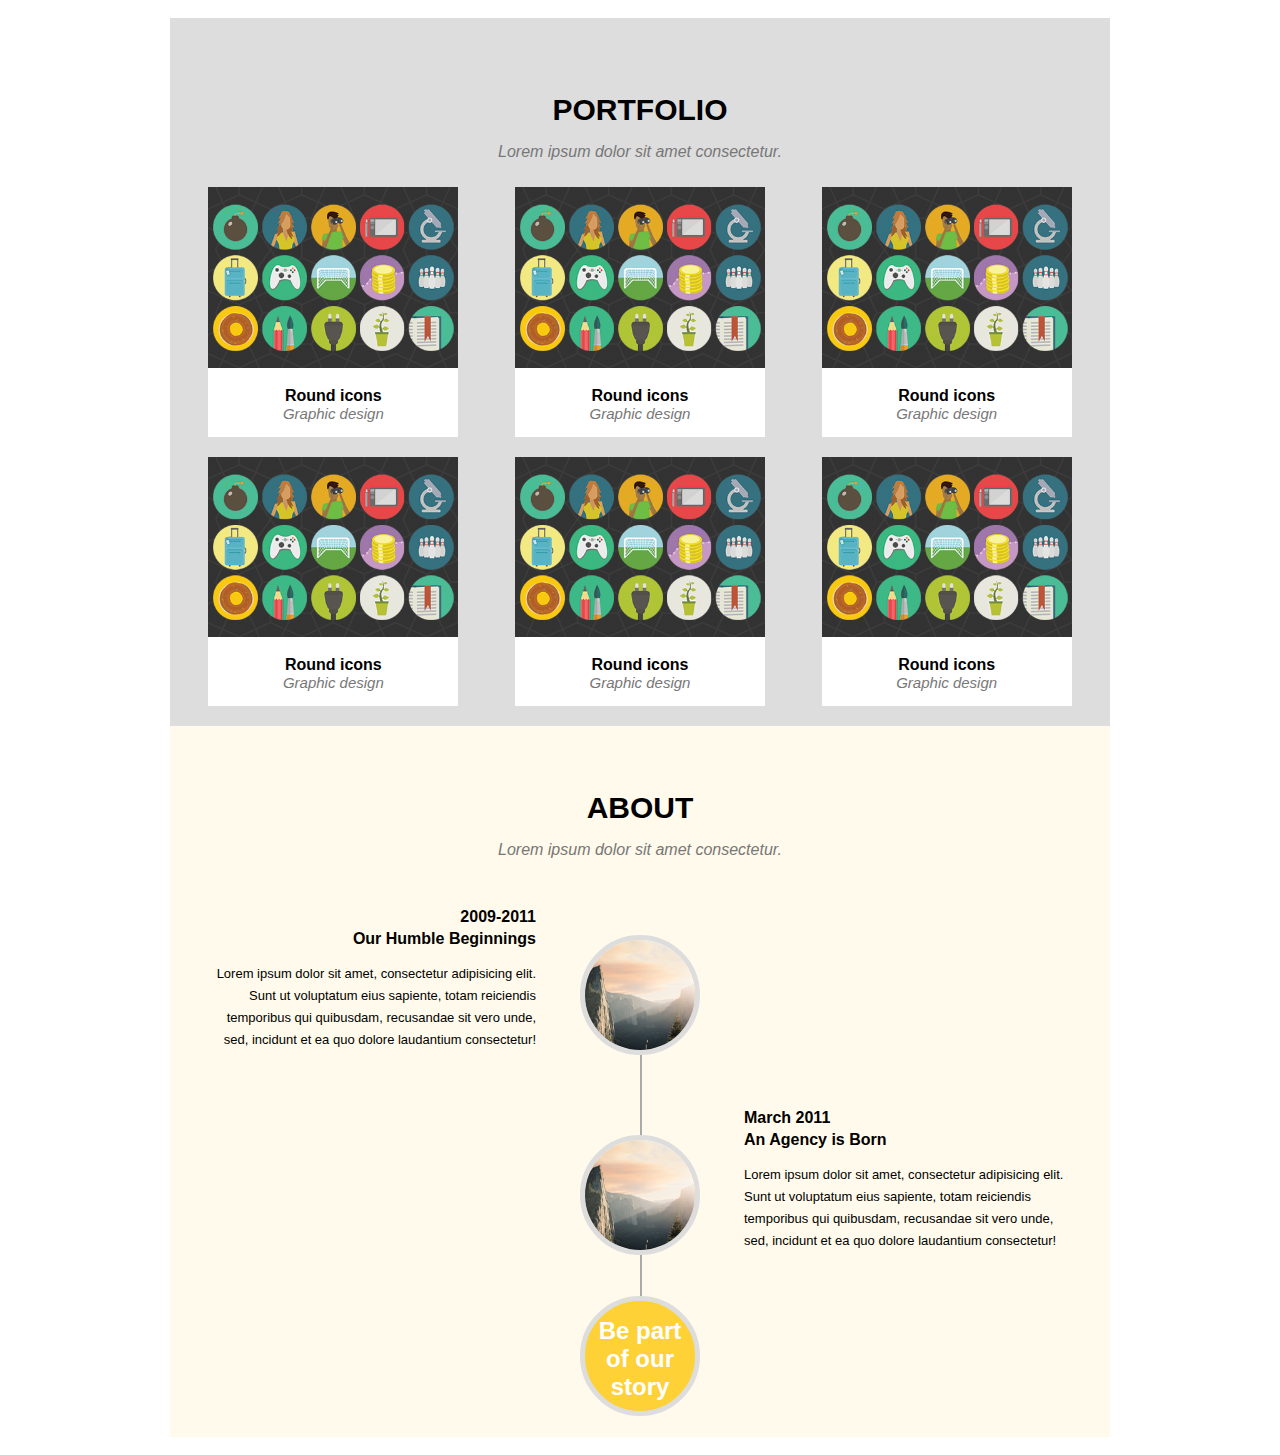
<file: web-basics/2017-07-14-exam-preparation/index.html>
<!DOCTYPE html>
<html lang="en">
<head>
  <meta charset="UTF-8" />
  <title>Studio</title>
  <link rel="stylesheet" href="style.css" />
</head>
<body>
  <div id="wrapper">
    <header>

    </header>
    <main>
      <section id="portfolio">
        <header>
          <h2>Portfolio</h2>
          <p>Lorem ipsum dolor sit amet consectetur.</p>
        </header>
        <div class="container">
          <div class="portfolio-item">
            <div class="portfolio-image">
              <img src="img/roundicons.png" alt="" />
              <div class="overlay">+</div>
            </div>
            <div class="description">
              <h4>Round icons</h4>
              <p>Graphic design</p>
            </div>
          </div>
          <div class="portfolio-item">
            <div class="portfolio-image">
              <img src="img/roundicons.png" alt="" />
              <div class="overlay">+</div>
            </div>
            <div class="description">
              <h4>Round icons</h4>
              <p>Graphic design</p>
            </div>
          </div>
          <div class="portfolio-item">
            <div class="portfolio-image">
              <img src="img/roundicons.png" alt="" />
              <div class="overlay">+</div>
            </div>
            <div class="description">
              <h4>Round icons</h4>
              <p>Graphic design</p>
            </div>
          </div>
          <div class="portfolio-item">
            <div class="portfolio-image">
              <img src="img/roundicons.png" alt="" />
              <div class="overlay">+</div>
            </div>
            <div class="description">
              <h4>Round icons</h4>
              <p>Graphic design</p>
            </div>
          </div>
          <div class="portfolio-item">
            <div class="portfolio-image">
              <img src="img/roundicons.png" alt="" />
              <div class="overlay">+</div>
            </div>
            <div class="description">
              <h4>Round icons</h4>
              <p>Graphic design</p>
            </div>
          </div>
          <div class="portfolio-item">
            <div class="portfolio-image">
              <img src="img/roundicons.png" alt="" />
              <div class="overlay">+</div>
            </div>
            <div class="description">
              <h4>Round icons</h4>
              <p>Graphic design</p>
            </div>
          </div>
        </div>
      </section>
      <section id="about">
        <header>
          <h2>About</h2>
          <p>Lorem ipsum dolor sit amet consectetur.</p>
        </header>
        <div class="container">
          <div class="row">
            <div class="text-info">
              <h4>2009-2011 <br>
              Our Humble Beginnings</h4>
              <p>Lorem ipsum dolor sit amet, consectetur adipisicing elit. Sunt ut voluptatum eius sapiente, totam reiciendis temporibus qui quibusdam, recusandae sit vero unde, sed, incidunt et ea quo dolore laudantium consectetur!</p>
            </div>
            <img src="img/1_002.jpg" alt="" />
          </div>
          <hr />
          <div class="row right">
            <div class="text-info">
              <h4>March 2011 <br />
              An Agency is Born</h4>
              <p>Lorem ipsum dolor sit amet, consectetur adipisicing elit. Sunt ut voluptatum eius sapiente, totam reiciendis temporibus qui quibusdam, recusandae sit vero unde, sed, incidunt et ea quo dolore laudantium consectetur!</p>
            </div>
            <img src="img/1_002.jpg" alt="" />
          </div>

          <div class="row">
            <div class="img">
              Be part of our story
            </div>
          </div>
        </div>
      </section>
    </main>
  </div>
</body>
</html>
</file>
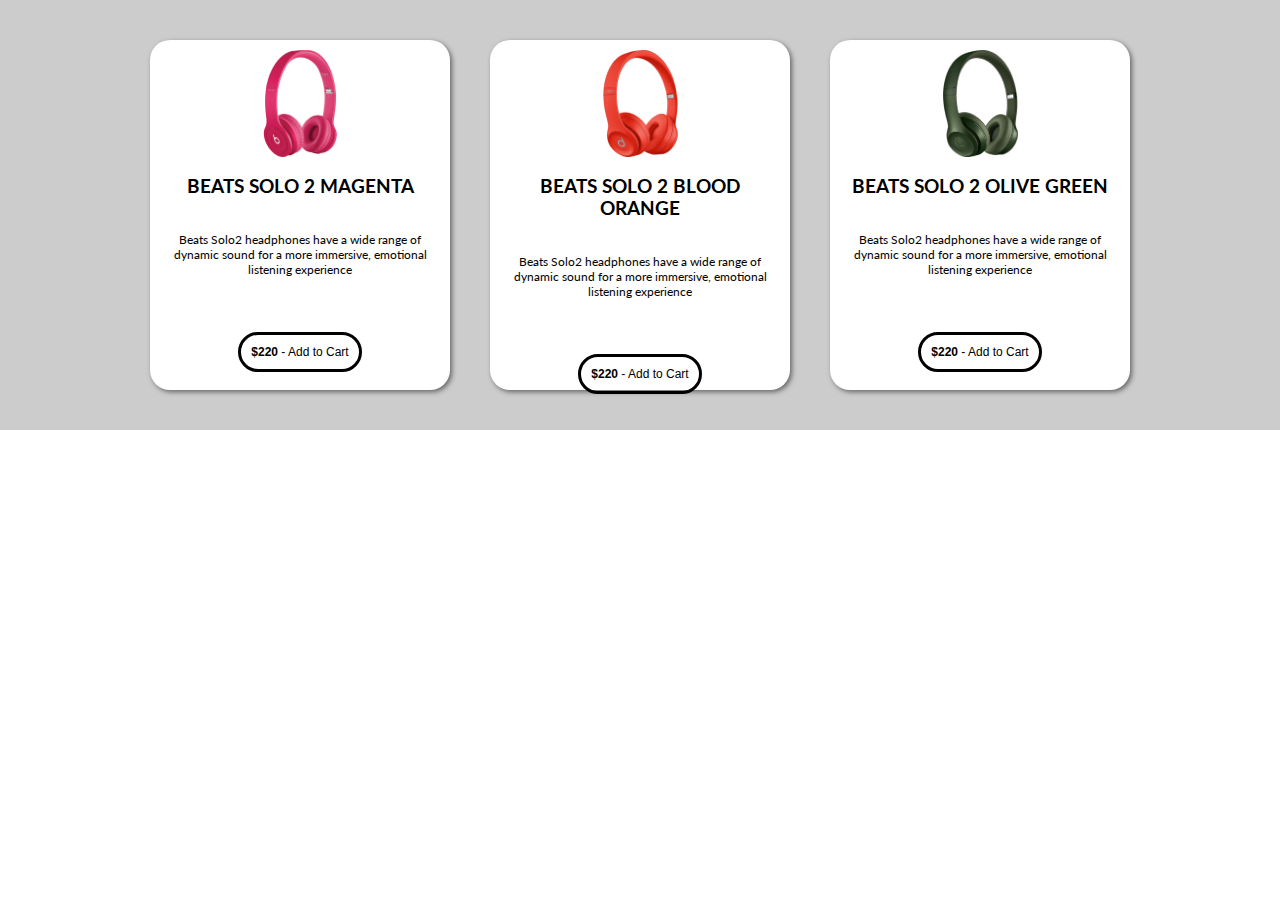
<file: web-basics/2017-07-13-exam-preparation/01_BeatsPricingPage/index.html>
<!DOCTYPE html>
<html lang="en">
<head>
  <meta charset="UTF-8">
  <title>Beats Product Page</title>
  <link rel="stylesheet" href="style.css" />
</head>
<body>
  <main>
    <div class="item">
      <img src="img/beats-pink.png" alt="" />
      <h3>beats solo 2 magenta</h3>
      <p>Beats Solo2 headphones have a wide range of dynamic sound for a more immersive, emotional listening experience</p>
      <button type="button" name="button"><span>$220</span> - Add to Cart</button>
    </div>
    <div class="item">
      <img src="img/beats-orange.png" alt="" />
      <h3>beats solo 2 blood orange</h3>
      <p>Beats Solo2 headphones have a wide range of dynamic sound for a more immersive, emotional listening experience</p>
      <button type="button" name="button"><span>$220</span> - Add to Cart</button>
    </div>
    <div class="item">
      <img src="img/beats-green.png" alt="" />
      <h3>beats solo 2 olive green</h3>
      <p>Beats Solo2 headphones have a wide range of dynamic sound for a more immersive, emotional listening experience</p>
      <button type="button" name="button"><span>$220</span> - Add to Cart</button>
    </div>
  </main>
</body>
</html>
</file>
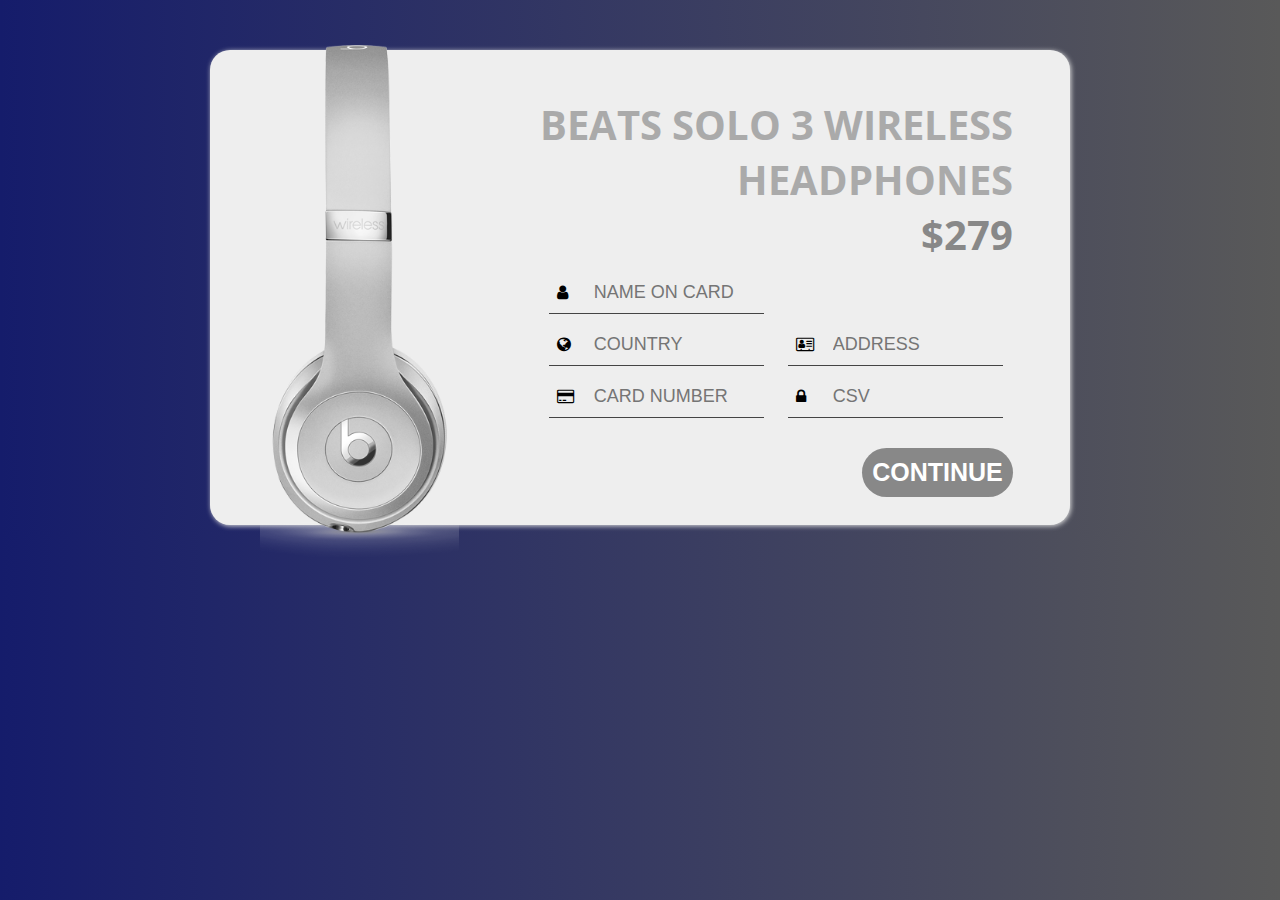
<file: web-basics/2017-07-13-exam-preparation/03_BeatsOrderForm/index.html>
<!DOCTYPE html>
<html lang="en">
<head>
  <meta charset="UTF-8">
  <title>Beats Order Form</title>
  <link rel="stylesheet" href="style.css" />
</head>
<body>
  <main>
    <img src="img/beats-img.png" alt="">
    <div class="content">
      <h1>beats solo 3 wireless headphones</h1>
      <p>$279</p>
      <form action="">
        <div class="left">
          <div class="icon-input">
            <i class="fa fa-user"></i>
            <input type="text" placeholder="name on card" />
          </div>
          <div class="icon-input">
            <i class="fa fa-globe"></i>
            <input type="text" placeholder="country" />
          </div>
          <div class="icon-input">
            <i class="fa fa-credit-card"></i>
            <input type="text" placeholder="card number" />
          </div>
        </div>
        <div class="right">
          <div class="icon-input">
            <i class="fa fa-address-card-o"></i>
            <input type="text" placeholder="address" />
          </div>
          <div class="icon-input">
            <i class="fa fa-lock"></i>
            <input type="text" placeholder="csv" />
          </div>
        </div>
        <input type="submit" name="submit" value="Continue" />
      </form>
    </div>
  </main>
</body>
</html>
</file>
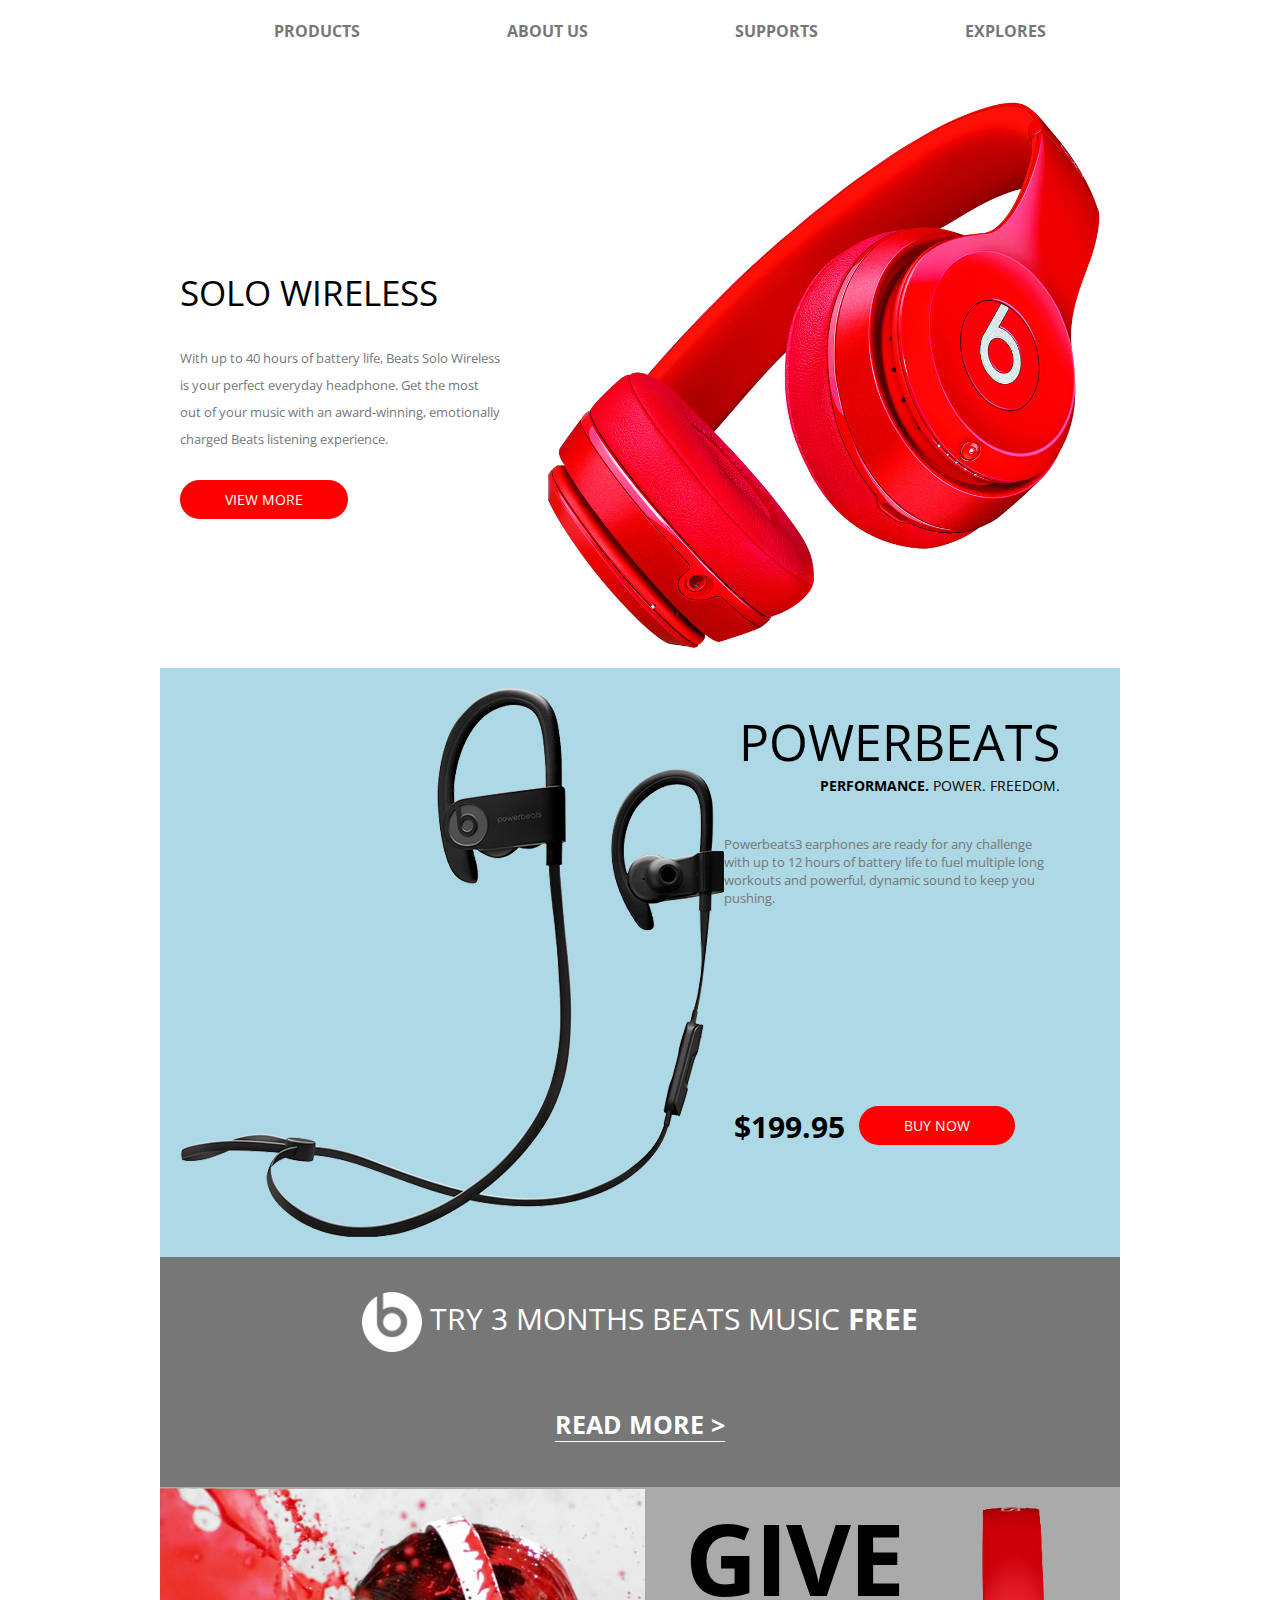
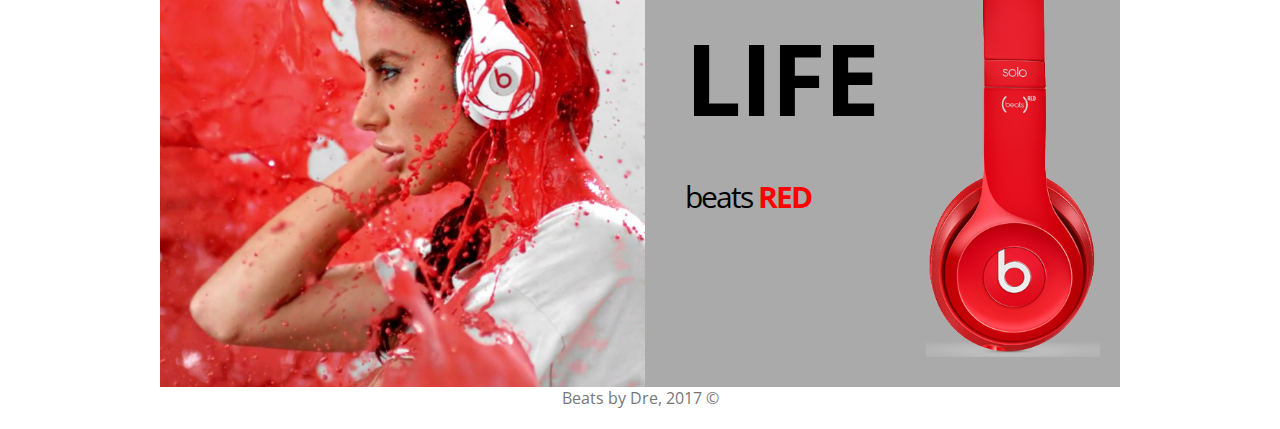
<file: web-basics/2017-07-13-exam-preparation/04_BeatsLandingPage/index.html>
<!DOCTYPE html>
<html lang="en">
<head>
  <meta charset="UTF-8">
  <title>Beats Landing Page</title>
  <link rel="stylesheet" href="style.css" />
</head>
<body>
  <div id="wrapper">
    <header>
      <nav>
        <ul>
          <li><a href="#">products</a></li>
          <li><a href="#">about us</a></li>
          <li><a href="#">supports</a></li>
          <li><a href="#">explores</a></li>
        </ul>
      </nav>
    </header>
    <main>
      <section class="solo-wireless">
        <div>
          <h2>solo wireless</h2>
          <p>With up to 40 hours of battery life, Beats Solo Wireless is
           your perfect everyday headphone. Get the most out of your music with an award-winning, emotionally charged Beats listening experience.</p>
           <a href="#" class="btn">view more</a>
        </div>
        <img src="img/beats-landing-main.jpg" alt="">
      </section>
      <section class="powerbeats">
        <img src="img/powerbeats.png" alt="" />
        <div>
          <header>
            <h2>powerbeats </h2>
            <h5><span>Performance.</span> Power. Freedom.</h5>
          </header>
          <p>Powerbeats3 earphones are ready for any challenge with
          up to 12 hours of battery life to fuel multiple long
          workouts and powerful, dynamic sound
          to keep you pushing.</p>
          <div class="price-buy">
            <span>$199.95</span>
            <a href="#" class="btn">buy now</a>
          </div>
        </div>
      </section>
      <section class="try-for-free">
        <h3>
          <img src="img/beats-logo-small-white.png" alt="">
          try 3 months beats music <span>free</span>
        </h3>
        <p>read more &gt;</p>
      </section>
      <section class="give-life">
        <img src="img/beats-girl.png" alt="">
        <div>
          <div>
            <p>give</p>
            <p>life</p>
            <p class="beats-red">beats <span>red</span></p>
          </div>
          <img src="img/beats-red.png" alt="">
        </div>
      </section>
    </main>
    <footer>
      Beats by Dre, 2017 &copy;
    </footer>
  </div>
</body>
</html>
</file>
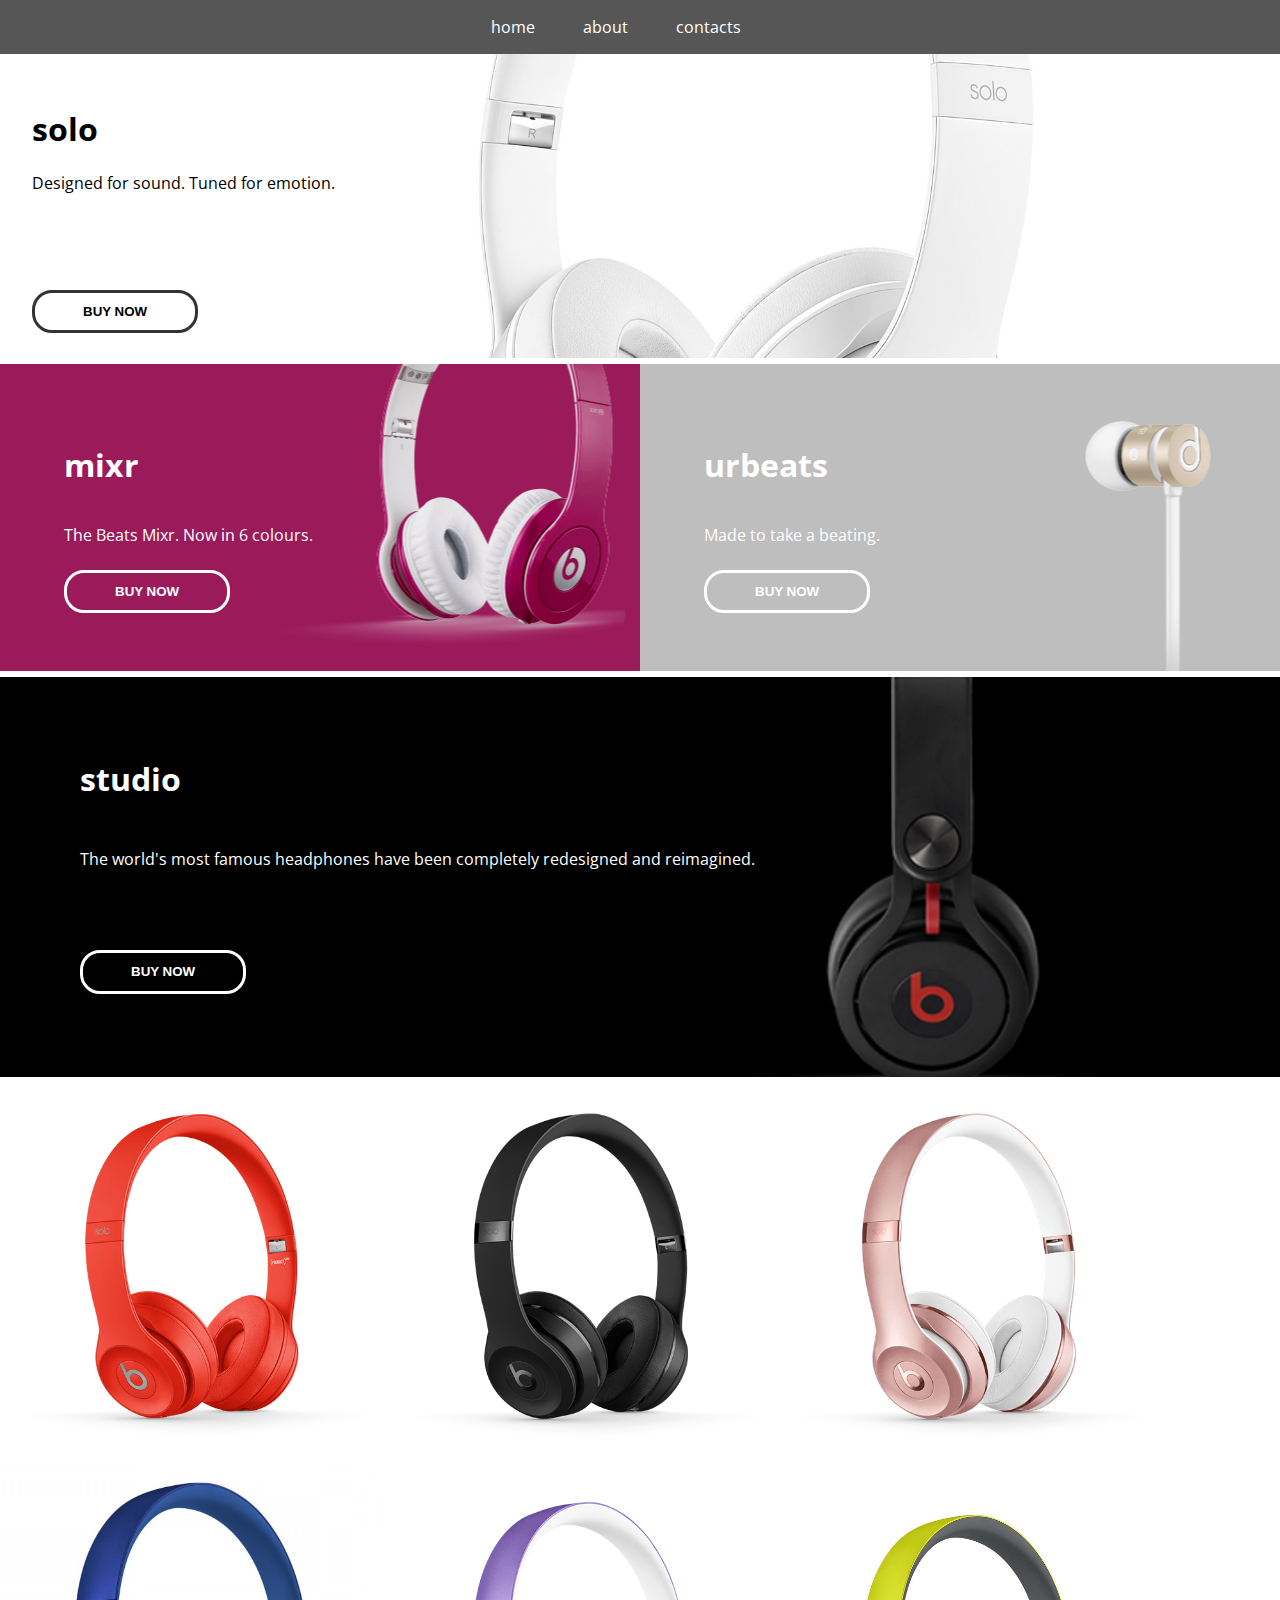
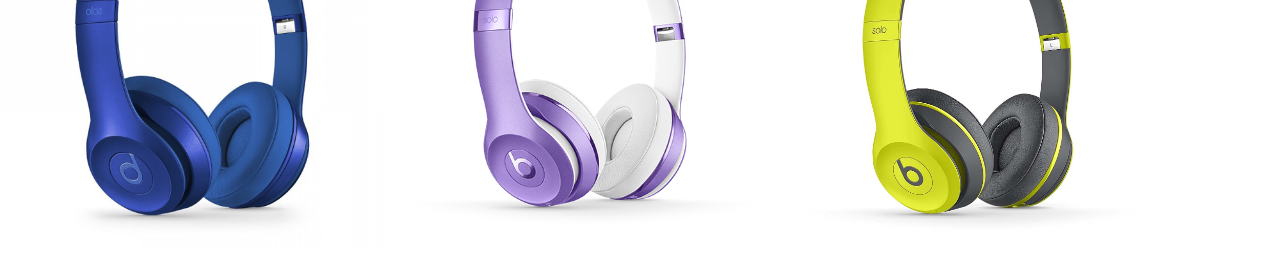
<file: web-basics/2017-07-13-exam-preparation/02_BeatsUnresponsive/beats-unresponsive.html>
<!DOCTYPE html>
<html>
<head lang="en">

    <meta charset="UTF-8">
    <meta name="viewport" content="width=device-width, initial-scale=1.0">
    <title>Beats Unresponsive Web Page</title>
    <link rel="stylesheet" type="text/css" href="beats-unresponsive.css">
    <link rel="stylesheet" href="responsive.css">
</head>

<body>
<nav>
    <ul class="nav-primary">
        <li class="nav-item">
            <a href="#">
                home
            </a>
        </li>

        <li class="nav-item">
            <a href="">about</a>
        </li>

        <li class="nav-item">
            <a href="#">contacts</a>
        </li>
    </ul>
</nav>
<main>
   <section class="solo">
       <h1 class="solo-title">solo</h1>
       <p class="solo-description">Designed for sound. Tuned for emotion.</p>
       <button class="solo-cta">buy now</button>
   </section>

   <section class="second-row">
       <div class="mixr-left">
           <h1 class="sr-title">mixr</h1>
           <p class="sr-description">The Beats Mixr. Now in 6 colours.</p>
           <button class="sr-cta">buy now</button>
       </div>

       <div class="urbeats-right">
           <h1 class="sr-title">urbeats</h1>
           <p class="sr-description">Made to take a beating.</p>
           <button class="sr-cta">buy now</button>
       </div>
   </section>

    <section class="studio">
        <h1 class="studio-title">studio</h1>
        <p class="studio-description">The world's most famous headphones have been completely
            redesigned and reimagined.</p>
        <button class="studio-cta">buy now</button>
    </section>

    <section class="grid-gallery">
                <img src="img/grid-1.png" alt="Beats Product" class="product-img">
                <img src="img/grid-2.png" alt="Beats Product" class="product-img">
                <img src="img/grid-3.png" alt="Beats Product" class="product-img">
                <img src="img/grid-4.jpg" alt="Beats Product" class="product-img">
                <img src="img/grid-5.png" alt="Beats Product" class="product-img">
                <img src="img/grid-6.jpg" alt="Beats Product" class="product-img">
    </section>
</main>
</body>
</html>
</file>
<file: web-basics/2017-07-14-exam-preparation/style.css>
* {
  box-sizing: border-box;
}

img {
  max-width: 100%;
}

#about .container .row::after {
  content: "";
  display: block;
  height: 1px;
  clear: both;
  zoom: 1;
}

body {
  font-family: Montserrat, sans-serif;
}

#wrapper {
  width: 960px;
  margin: 0 auto;
  padding: 10px;
}


section header {
  text-align: center;
  padding-top: 40px;
}

section header h2 {
  text-transform: uppercase;
  font-weight: bold;
  font-size: 30px;
  margin-bottom: 0;
}

section header p {
  font-style: italic;
  color: #777;
}

#portfolio {
  background: #ddd;
  padding: 10px;
}

#portfolio .container {
  display: flex;
  justify-content: space-around;
  flex-wrap: wrap;
}

#portfolio .portfolio-item {
  width: 250px;
  background: #fff;
  margin: 10px 0;
}

#portfolio .portfolio-item:hover .overlay {
  display: block;
}

#portfolio .portfolio-image {
  position: relative;
}

#portfolio .portfolio-item .overlay {
  position: absolute;
  top: 0;
  left: 0;
  width: 100%;
  height: 100%;
  background: rgba(254, 209, 54, 0.8);
  cursor: pointer;
}

#portfolio .portfolio-item .overlay {
  font-size: 90px;
  color: #fff;
  text-align: center;
  line-height: 184px;
  font-weight: bold;
  display: none;
}

#portfolio .portfolio-item .description {
  text-align: center;
  padding: 15px;
}

#portfolio .portfolio-item .description h4 {
  margin: 0;
}

#portfolio .portfolio-item .description p {
  margin: 0;
  font-style: italic;
  font-size: 15px;
  color: #777;
}

#about {
  background: rgba(254, 209, 54, 0.1);
}

#about .container {
  position: relative;
}

#about .container hr {
  position: absolute;
  width: 1px;
  height: 400px;
  left: 50%;
  top: 100px;
  z-index: 1;
  border: 1px solid #aaa;
}

#about .container .row {
  position: relative;
  text-align: right;
  z-index: 10;
  min-width: 200px;
}

#about .container .row .img {
  position: relative;
  left: calc(50% - 60px);
  top: 0;
  border-radius: 100px;
  border: 5px solid #ddd;
  width: 120px;
  height: 120px;
  margin: 20px 0;
  text-align: center;
  background: #fed136;
  color: #fff;
  font-weight: bold;
  font-size: 24px;
  padding-top: 16px;
}

#about .container .row img {
  position: absolute;
  left: calc(50% - 60px);
  top: 60px;
  width: 120px;
  border-radius: 100px;
  border: 5px solid #ddd;
}

#about .container .row.right .text-info {
  float: right;
  text-align: left;
  padding: 10px 30px 10px 10px;
}

#about .container .row .text-info {
  width: 40%;
  padding: 10px 10px 10px 30px;
  line-height: 22px;
}

#about .container .row .text-info p {
  font-size: 13px;
}

#about .container .row .text-info h4 {
  margin-bottom: 0;
}
</file>
<file: web-basics/2017-07-13-exam-preparation/01_BeatsPricingPage/style.css>
@import "https://fonts.googleapis.com/css?family=Lato:400,900";

* {
  margin: 0;
  padding: 0;
}

main {
  font-family: Lato, sans-serif;
  background: #ccc;
  padding: 20px;
  display: flex;
  justify-content: center;
}

.item {
  background: #fff;
  width: 300px;
  height: 350px;
  margin: 20px;
  text-align: center;
  padding: 10px;
  box-sizing: border-box;
  border-radius: 20px;
  box-shadow: 2px 2px 5px 0px rgba(0, 0, 0, 0.5);
}

.item img {
  width: 75px;
}

.item h3 {
  text-transform: uppercase;
  margin: 15px 0;
}

.item p {
  margin: 35px 0;
  font-size: 12px;
}

.item button {
  background: 0;
  padding: 10px;
  border: 3px solid #000;
  border-radius: 25px;
  font-size: 12px;
  margin-top: 20px;
}

.item button span {
  font-weight: bold;
}
</file>
<file: web-basics/2017-07-13-exam-preparation/04_BeatsLandingPage/style.css>
@import "https://fonts.googleapis.com/css?family=Open+Sans:400,900 ";

body {
  font-family: "Open Sans", sans-serif;
  color: #777;
}

section {
  padding: 20px;
  box-sizing: border-box;
}

.solo-wireless div h2,
.powerbeats div h2 {
  text-transform: uppercase;
  font-weight: normal;
  color: #000;
}

#wrapper {
  width: 960px;
  margin: 20px auto;
  background-color: #fff;
}

nav ul {
  list-style: none;
  display: flex;
  justify-content: space-around;
}

nav ul li a {
  color: #777;
  text-transform: uppercase;
  font-weight: bold;
  text-decoration: none;
}

nav ul li a:hover {
  color: #000;
  border-bottom: 1px solid #777;
}

.solo-wireless {
  display: flex;
  align-items: center;
  justify-content: space-between;
  margin-top: 40px;
}

.solo-wireless div {
  width: 35%;
}

.solo-wireless div h2 {
    font-size: 35px;
}

.solo-wireless div p {
  font-size: 13px;
  line-height: 27px;
  margin-bottom: 35px;
}

.solo-wireless img {
  width: 60%;
}

.powerbeats {
  display: flex;
  justify-content: space-between;
  background: lightblue;
}

.powerbeats img,
.powerbeats div {
  flex-basis: 45%;
}

.powerbeats div {
  margin: 20px 0;
  position: relative;
}

.powerbeats div h2,
.powerbeats div h5 {
    font-size: 50px;
    text-align: right;
    margin-right: 20px;
    padding-right: 20px;
    margin-bottom: 0;
    margin-top: 0;
    color: #000;
    text-transform: uppercase;
}

.powerbeats div h5 {
  font-size: 14px;
  font-weight: normal;
  margin-bottom: 20px;
}

.powerbeats div h5 span {
  font-weight: bold;
}

.powerbeats div p {
  font-size: 13px;
  padding-right: 50px;
  margin: 40px 0;
}

.powerbeats .price-buy {
  position: absolute;
  bottom: 50px;
}

.powerbeats .price-buy span {
  font-size: 30px;
  font-weight: bold;
  color: #000;
  padding: 10px;
  vertical-align: middle;
}

.try-for-free {
  background: #777;
  text-align: center;
  text-transform: uppercase;
  color: #fff;
  padding-top: 5px;
}

.try-for-free img {
  height: 60px;
  vertical-align: middle;
}

.try-for-free h3 {
  font-weight: normal;
  font-size: 30px;
}

.try-for-free h3 span {
  font-weight: bold;
}

.try-for-free p {
  display: inline-block;
  border-bottom: 1px solid #fff;
  font-weight: bold;
  font-size: 25px;
}

.give-life {
  display: flex;
  padding: 0;
  background: #aaa;
}

.give-life img,
.give-life div {
  flex-basis: 50%;
  height: 500px;
}

.give-life div img {
  float: right;
  margin-top: 20px;
  margin-right: 20px;
  max-height: 90%;
}

.give-life div {
  float: left;
  padding-left: 20px;
}

.give-life p {
  display: block;
  font-size: 100px;
  line-height: 100px;
  letter-spacing: -2px;
  padding: 0;
  margin: 0;
  text-transform: uppercase;
  font-weight: bold;
  color: #000;
  margin-top: 20px;
}

.give-life p.beats-red {
  font-size: 30px;
  text-transform: none;
  font-weight: normal;
}

.give-life p.beats-red span {
  color: red;
  font-size: 30px;
  text-transform: uppercase;
  font-weight: bold;
}

footer {
  text-align: center;
  
}

.btn {
  background: red;
  color: #fff;
  border-radius: 30px;
  padding: 10px 45px;
  text-decoration: none;
  text-transform: uppercase;
  font-size: 14px;
  margin-top: 20px;
}

.btn:hover {
  background: darkred;
}
</file>
<file: web-basics/2017-07-13-exam-preparation/02_BeatsUnresponsive/beats-unresponsive.css>
@import url('https://fonts.googleapis.com/css?family=Open+Sans:400,700');

body{
    margin: 0;
    padding: 0;
    font: 16px 'Open Sans', sans-serif;
}


nav{
    background: #565656;
    color: white;
}

li{
    list-style-type: none;
}

.nav-primary{
    display: flex;
    flex-direction: row;
    justify-content: center;
    margin:0;
    padding: 1rem;
}

.nav-item > a{
    margin-right: 3rem;
    text-decoration: none;
    color: white;
}

.solo{
    background: url('img/section-img.jpg') no-repeat center center;
    background-size:cover;
    height: 15rem;
    padding: 2rem;
}

.solo-cta{
    border: 3px solid #333;
    font-weight: 700;
    background: none;
    border-radius: 20px;
    padding: .7rem 3rem;
    text-transform: uppercase;
    margin-top: 5rem;
}

.second-row{
    display: flex;
    flex-direction: row;
}

.mixr-left,
.urbeats-right{
    width: 50%;
    display: flex;
    flex-direction: column;
    align-items: flex-start;
    padding: 4rem;
    color: white;
}

.mixr-left{
    background: url('img/mixr-beats.png') no-repeat center center;
}

.urbeats-right{
    background: url('img/urbeats-beats.png') no-repeat center center;
}

.sr-cta{
    border: 3px solid white;
    background: none;
    border-radius: 20px;
    padding: .7rem 3rem;
    text-transform: uppercase;
    margin-top: .5rem;
    color: white;
    font-weight: 700;
}

.studio{
    background: url('img/studio-beats.png') no-repeat center center;
    background-size: cover;
    color: white;
    height: 15rem;
    padding: 5rem;
}

.studio-title{
    margin: 0;
}

.studio-description{
    margin-top: 3rem;
}

.studio-cta{
    border: 3px solid white;
    background: none;
    border-radius: 20px;
    padding: .7rem 3rem;
    text-transform: uppercase;
    margin-top: 4rem;
    color: white;
    font-weight: 700;
}

.product-img{
    width: 100%;
    max-width: 24rem;
}
</file>
<file: web-basics/2017-07-13-exam-preparation/02_BeatsUnresponsive/responsive.css>
@media all and (max-width: 640px) {
  ul {
    flex-wrap: wrap;
  }

  li {
    flex-basis: 100%;
    text-align: center;
    padding: 10px 0;
  }

  .nav-item > a {
    margin-right: 0;
  }

  .solo,
  .studio {
    text-align: center;
  }

  .second-row {
    flex-wrap: wrap;
  }

  .mixr-left,
  .urbeats-right {
    width: 100%;
    padding: 3rem;
    align-items: center;
  }

  .product-img {
    width: 49%;
  }
}
</file>
<file: web-basics/2017-07-13-exam-preparation/03_BeatsOrderForm/style.css>
@import "https://fonts.googleapis.com/css?family=Open+Sans:400,900";

@import "https://maxcdn.bootstrapcdn.com/font-awesome/4.7.0/css/font-awesome.min.css";

body {
  /* Permalink - use to edit and share this gradient: http://colorzilla.com/gradient-editor/#151c6b+0,595959+100 */
background: #151c6b; /* Old browsers */
background: -moz-linear-gradient(left, #151c6b 0%, #595959 100%); /* FF3.6-15 */
background: -webkit-linear-gradient(left, #151c6b 0%,#595959 100%); /* Chrome10-25,Safari5.1-6 */
background: linear-gradient(to right, #151c6b 0%,#595959 100%); /* W3C, IE10+, FF16+, Chrome26+, Opera12+, Safari7+ */
filter: progid:DXImageTransform.Microsoft.gradient( startColorstr='#151c6b', endColorstr='#595959',GradientType=1 ); /* IE6-9 */

  font-family: 'Open Sans';

}

main {
  height: 475px;
  width: 860px;
  margin: 50px auto 0 auto;
  background: #eee;
  border-radius: 20px;
  box-shadow: 1px 1px 5px 0px #ddd;
}

img,
.content {
  display: inline-block;
  vertical-align: top;
}

img {
  position: relative;
  top: -5px;
  margin-left: 50px;
  height: 515px;
}

.content {
  text-align: right;
  width: 590px;
  padding-right: 40px;
  box-sizing: border-box;
}

.content h1 {
  font-size: 40px;
  text-transform: uppercase;
  color: #aaa;
  font-weight: bold;
  margin-bottom: 0;
  padding-top: 20px;
}

.content p {
  margin: 0;
  font-size: 40px;
  color: #888;
  font-weight: bold;
}

.left,
.right {
  display: inline-block;
}

.icon-input {
  position: relative;
  margin: 10px auto;
}

.icon-input i {
  position: absolute;
  top: 12px;
  left: 18px;
}

.icon-input input {
  width: 160px;
  background: 0;
  border: 0;
  padding: 10px;
  padding-left: 45px;
  border-bottom: 1px solid #444;
  margin: 0 10px;
  font-size: 18px;
  text-transform: uppercase;
}

input[type="submit"] {
  background: #888;
  border: 0;
  color: #fff;
  border-radius: 30px;
  padding: 10px;
  text-transform: uppercase;
  font-weight: bold;
  font-size: 25px;
  text-align: right;
  margin-top: 20px;
  cursor: pointer;
}
</file>
